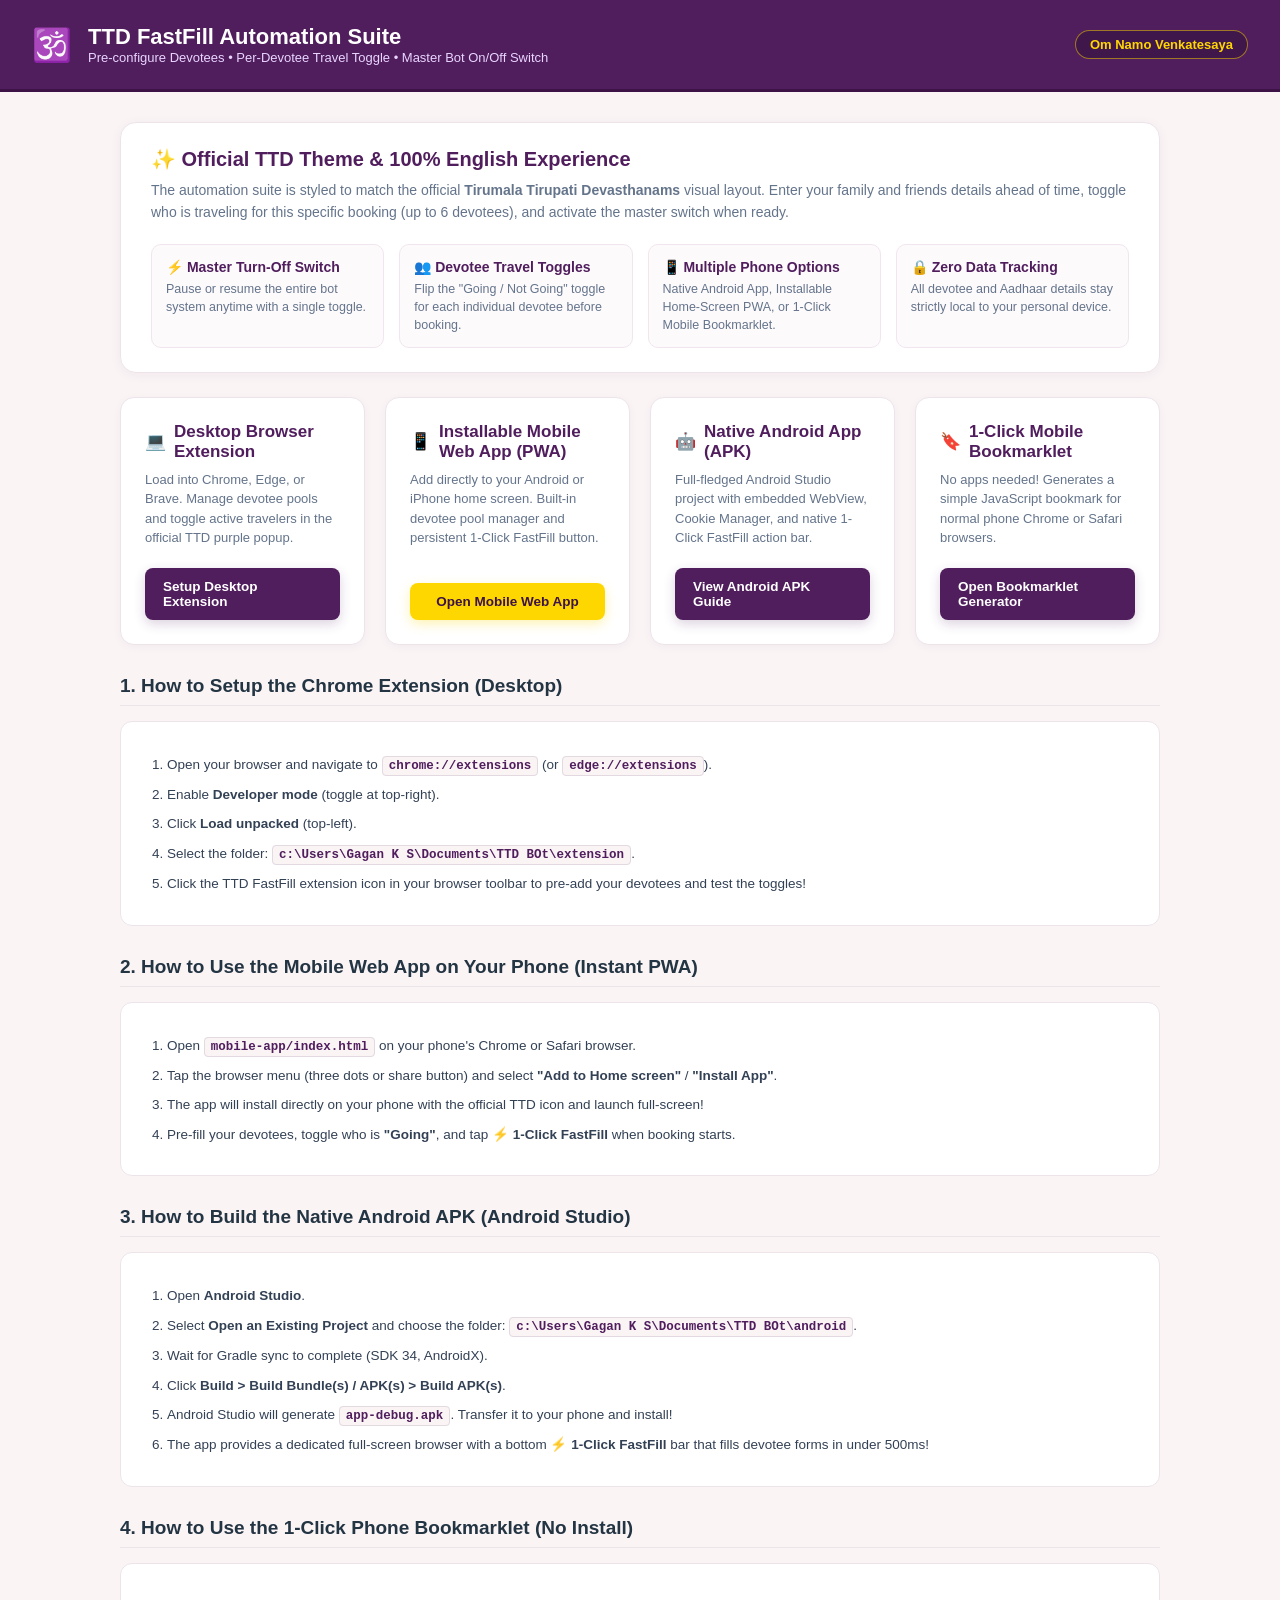
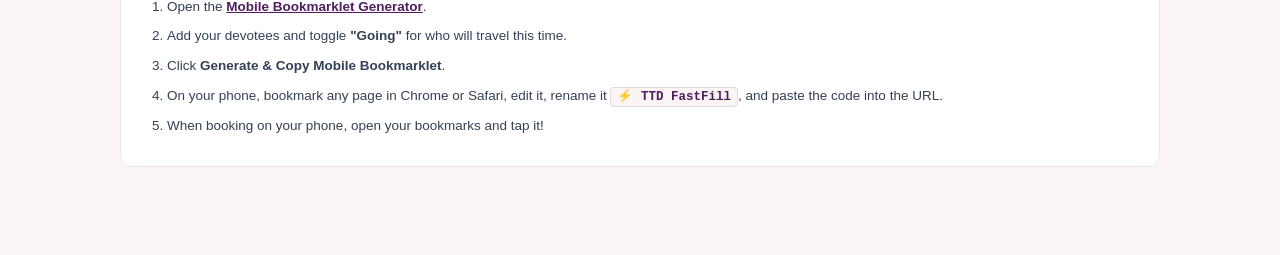
<file: index.html>
<!DOCTYPE html>
<html lang="en">
<head>
  <meta charset="UTF-8">
  <meta name="viewport" content="width=device-width, initial-scale=1.0">
  <title>TTD FastFill Automation Suite - Control Center</title>
  <style>
    * { box-sizing: border-box; margin: 0; padding: 0; }
    body {
      background: #faf4f5;
      color: #233443;
      font-family: -apple-system, BlinkMacSystemFont, "Segoe UI", Roboto, sans-serif;
      padding-bottom: 60px;
    }
    .ttd-top-header {
      background: #501d5d;
      color: #ffffff;
      padding: 24px 32px;
      display: flex;
      justify-content: space-between;
      align-items: center;
      border-bottom: 3px solid #3c1247;
    }
    .brand-flex {
      display: flex;
      align-items: center;
      gap: 16px;
    }
    .brand-titles h1 {
      font-size: 22px;
      font-weight: 700;
    }
    .brand-titles p {
      font-size: 13px;
      color: #e9d5ff;
    }
    .slogan-badge {
      background: rgba(0, 0, 0, 0.2);
      border: 1px solid rgba(255, 215, 0, 0.5);
      color: #ffd700;
      padding: 6px 14px;
      border-radius: 20px;
      font-size: 13px;
      font-weight: 700;
    }
    .container {
      max-width: 1080px;
      margin: 30px auto;
      padding: 0 20px;
    }
    .hero-card {
      background: #ffffff;
      border: 1px solid #ede4ea;
      border-radius: 16px;
      padding: 24px 30px;
      margin-bottom: 24px;
      box-shadow: 0 2px 12px rgba(80, 29, 93, 0.05);
    }
    .hero-card h2 {
      font-size: 20px;
      color: #501d5d;
      margin-bottom: 8px;
    }
    .hero-card p {
      font-size: 14px;
      color: #64748b;
      line-height: 1.6;
    }
    .features-list {
      display: grid;
      grid-template-columns: repeat(auto-fit, minmax(220px, 1fr));
      gap: 15px;
      margin-top: 20px;
    }
    .feature-item {
      background: #fdfafc;
      border: 1px solid #f1e6ef;
      border-radius: 10px;
      padding: 14px;
    }
    .feature-item b {
      display: block;
      color: #501d5d;
      font-size: 14px;
      margin-bottom: 4px;
    }
    .feature-item span {
      font-size: 12.5px;
      color: #64748b;
    }
    .grid-cards {
      display: grid;
      grid-template-columns: repeat(auto-fit, minmax(240px, 1fr));
      gap: 20px;
      margin-bottom: 30px;
    }
    .card {
      background: #ffffff;
      border: 1px solid #ede4ea;
      border-radius: 14px;
      padding: 24px;
      display: flex;
      flex-direction: column;
      justify-content: space-between;
      box-shadow: 0 2px 10px rgba(80, 29, 93, 0.04);
      transition: transform 0.2s, border-color 0.2s;
    }
    .card:hover {
      border-color: #501d5d;
      transform: translateY(-2px);
    }
    .card h3 {
      font-size: 17px;
      color: #501d5d;
      margin-bottom: 8px;
      display: flex;
      align-items: center;
      gap: 8px;
    }
    .card p {
      font-size: 13px;
      color: #64748b;
      line-height: 1.5;
      margin-bottom: 20px;
    }
    .btn {
      display: inline-flex;
      align-items: center;
      justify-content: center;
      gap: 8px;
      padding: 11px 18px;
      border-radius: 8px;
      font-weight: 700;
      font-size: 13.5px;
      text-decoration: none;
      cursor: pointer;
      border: none;
      transition: all 0.15s;
    }
    .btn-primary {
      background: #501d5d;
      color: #ffffff;
      box-shadow: 0 4px 12px rgba(80, 29, 93, 0.2);
    }
    .btn-primary:hover {
      background: #6a257c;
    }
    .btn-gold {
      background: #ffd700;
      color: #3c1247;
      box-shadow: 0 4px 12px rgba(255, 215, 0, 0.3);
    }
    .btn-gold:hover {
      background: #ffdf33;
    }
    .section-title {
      font-size: 19px;
      color: #233443;
      margin: 30px 0 15px;
      border-bottom: 1.5px solid #ede4ea;
      padding-bottom: 8px;
    }
    .instructions-box {
      background: #ffffff;
      border: 1px solid #ede4ea;
      border-radius: 12px;
      padding: 22px;
      margin-bottom: 20px;
      line-height: 1.6;
      font-size: 13.5px;
    }
    .instructions-box ol {
      margin-left: 24px;
      margin-top: 10px;
    }
    .instructions-box li {
      margin-bottom: 8px;
      color: #334155;
    }
    code {
      background: #faf4f5;
      border: 1px solid #e2d9e1;
      color: #501d5d;
      padding: 2px 6px;
      border-radius: 4px;
      font-family: monospace;
      font-size: 12.5px;
      font-weight: 600;
    }
  </style>
</head>
<body>

  <div class="ttd-top-header">
    <div class="brand-flex">
      <span style="font-size: 32px;">🕉️</span>
      <div class="brand-titles">
        <h1>TTD FastFill Automation Suite</h1>
        <p>Pre-configure Devotees • Per-Devotee Travel Toggle • Master Bot On/Off Switch</p>
      </div>
    </div>
    <div class="slogan-badge">
      Om Namo Venkatesaya
    </div>
  </div>

  <div class="container">
    <div class="hero-card">
      <h2>✨ Official TTD Theme & 100% English Experience</h2>
      <p>
        The automation suite is styled to match the official <b>Tirumala Tirupati Devasthanams</b> visual layout.
        Enter your family and friends details ahead of time, toggle who is traveling for this specific booking (up to 6 devotees), and activate the master switch when ready.
      </p>

      <div class="features-list">
        <div class="feature-item">
          <b>⚡ Master Turn-Off Switch</b>
          <span>Pause or resume the entire bot system anytime with a single toggle.</span>
        </div>
        <div class="feature-item">
          <b>👥 Devotee Travel Toggles</b>
          <span>Flip the "Going / Not Going" toggle for each individual devotee before booking.</span>
        </div>
        <div class="feature-item">
          <b>📱 Multiple Phone Options</b>
          <span>Native Android App, Installable Home-Screen PWA, or 1-Click Mobile Bookmarklet.</span>
        </div>
        <div class="feature-item">
          <b>🔒 Zero Data Tracking</b>
          <span>All devotee and Aadhaar details stay strictly local to your personal device.</span>
        </div>
      </div>
    </div>

    <div class="grid-cards">
      <!-- Card 1 -->
      <div class="card">
        <div>
          <h3><span>💻</span> Desktop Browser Extension</h3>
          <p>Load into Chrome, Edge, or Brave. Manage devotee pools and toggle active travelers in the official TTD purple popup.</p>
        </div>
        <a href="#setup-extension" class="btn btn-primary">Setup Desktop Extension</a>
      </div>

      <!-- Card 2 -->
      <div class="card">
        <div>
          <h3><span>📱</span> Installable Mobile Web App (PWA)</h3>
          <p>Add directly to your Android or iPhone home screen. Built-in devotee pool manager and persistent 1-Click FastFill button.</p>
        </div>
        <a href="mobile-app/index.html" class="btn btn-gold" target="_blank">Open Mobile Web App</a>
      </div>

      <!-- Card 3 -->
      <div class="card">
        <div>
          <h3><span>🤖</span> Native Android App (APK)</h3>
          <p>Full-fledged Android Studio project with embedded WebView, Cookie Manager, and native 1-Click FastFill action bar.</p>
        </div>
        <a href="#setup-android" class="btn btn-primary">View Android APK Guide</a>
      </div>

      <!-- Card 4 -->
      <div class="card">
        <div>
          <h3><span>🔖</span> 1-Click Mobile Bookmarklet</h3>
          <p>No apps needed! Generates a simple JavaScript bookmark for normal phone Chrome or Safari browsers.</p>
        </div>
        <a href="bookmarklet/generator.html" class="btn btn-primary" target="_blank">Open Bookmarklet Generator</a>
      </div>
    </div>

    <!-- Instructions -->
    <h2 class="section-title" id="setup-extension">1. How to Setup the Chrome Extension (Desktop)</h2>
    <div class="instructions-box">
      <ol>
        <li>Open your browser and navigate to <code>chrome://extensions</code> (or <code>edge://extensions</code>).</li>
        <li>Enable <b>Developer mode</b> (toggle at top-right).</li>
        <li>Click <b>Load unpacked</b> (top-left).</li>
        <li>Select the folder: <code>c:\Users\Gagan K S\Documents\TTD BOt\extension</code>.</li>
        <li>Click the TTD FastFill extension icon in your browser toolbar to pre-add your devotees and test the toggles!</li>
      </ol>
    </div>

    <h2 class="section-title" id="setup-pwa">2. How to Use the Mobile Web App on Your Phone (Instant PWA)</h2>
    <div class="instructions-box">
      <ol>
        <li>Open <code>mobile-app/index.html</code> on your phone's Chrome or Safari browser.</li>
        <li>Tap the browser menu (three dots or share button) and select <b>"Add to Home screen"</b> / <b>"Install App"</b>.</li>
        <li>The app will install directly on your phone with the official TTD icon and launch full-screen!</li>
        <li>Pre-fill your devotees, toggle who is <b>"Going"</b>, and tap <b>⚡ 1-Click FastFill</b> when booking starts.</li>
      </ol>
    </div>

    <h2 class="section-title" id="setup-android">3. How to Build the Native Android APK (Android Studio)</h2>
    <div class="instructions-box">
      <ol>
        <li>Open <b>Android Studio</b>.</li>
        <li>Select <b>Open an Existing Project</b> and choose the folder: <code>c:\Users\Gagan K S\Documents\TTD BOt\android</code>.</li>
        <li>Wait for Gradle sync to complete (SDK 34, AndroidX).</li>
        <li>Click <b>Build &gt; Build Bundle(s) / APK(s) &gt; Build APK(s)</b>.</li>
        <li>Android Studio will generate <code>app-debug.apk</code>. Transfer it to your phone and install!</li>
        <li>The app provides a dedicated full-screen browser with a bottom <b>⚡ 1-Click FastFill</b> bar that fills devotee forms in under 500ms!</li>
      </ol>
    </div>

    <h2 class="section-title">4. How to Use the 1-Click Phone Bookmarklet (No Install)</h2>
    <div class="instructions-box">
      <ol>
        <li>Open the <a href="bookmarklet/generator.html" target="_blank" style="color: #501d5d; font-weight: bold;">Mobile Bookmarklet Generator</a>.</li>
        <li>Add your devotees and toggle <b>"Going"</b> for who will travel this time.</li>
        <li>Click <b>Generate &amp; Copy Mobile Bookmarklet</b>.</li>
        <li>On your phone, bookmark any page in Chrome or Safari, edit it, rename it <code>⚡ TTD FastFill</code>, and paste the code into the URL.</li>
        <li>When booking on your phone, open your bookmarks and tap it!</li>
      </ol>
    </div>
  </div>

</body>
</html>
</file>
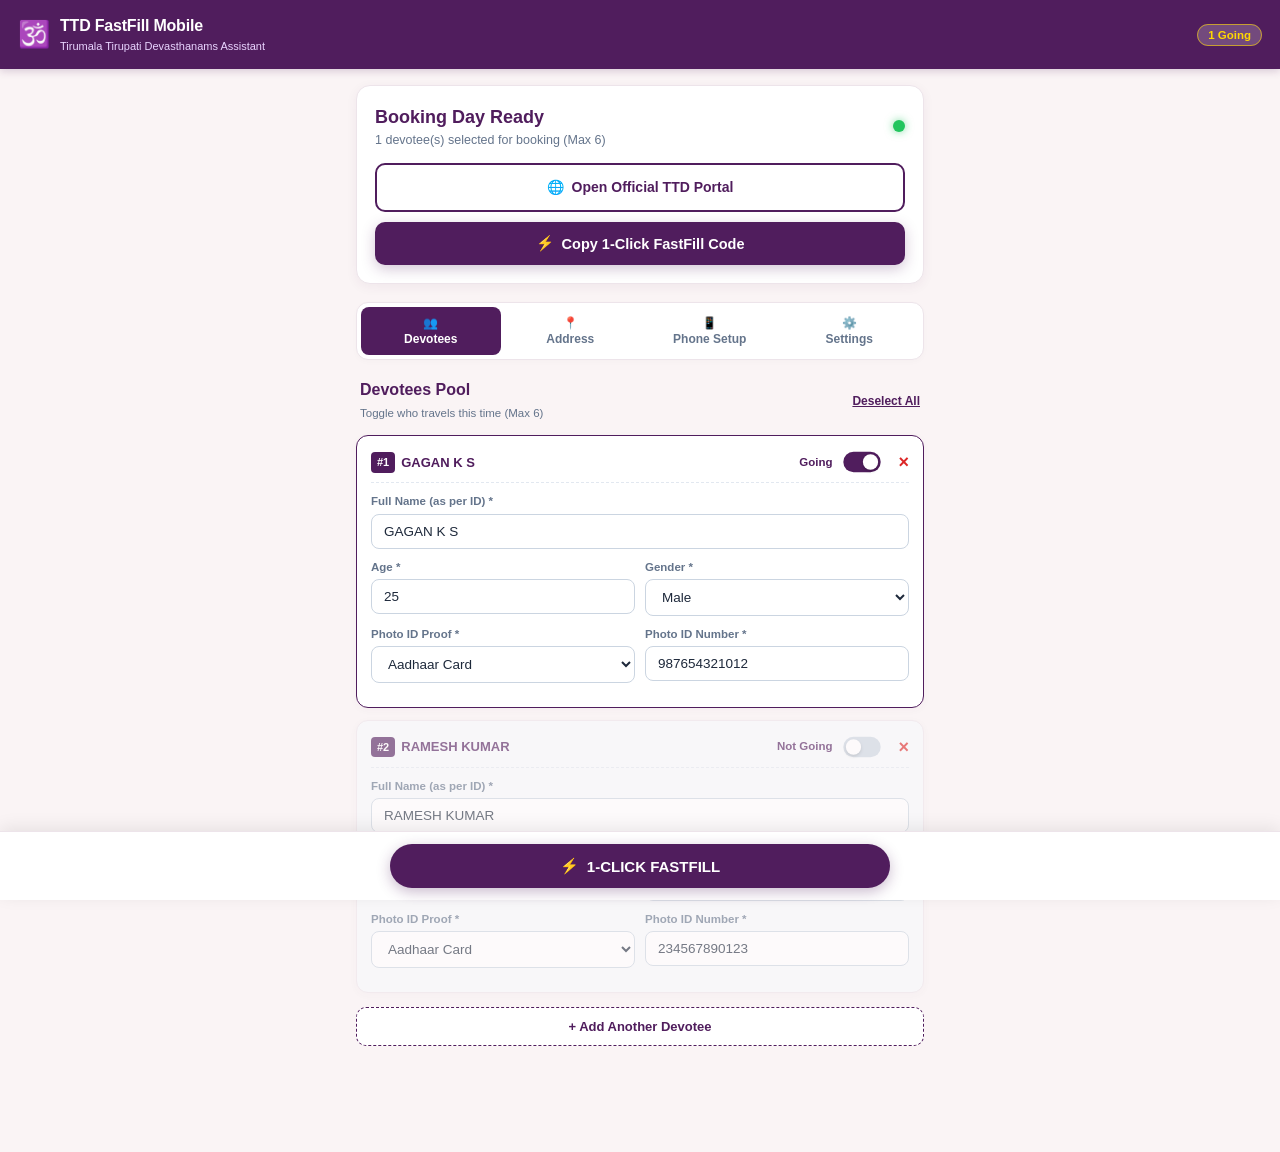
<file: mobile-app/index.html>
<!DOCTYPE html>
<html lang="en">
<head>
  <meta charset="UTF-8">
  <meta name="viewport" content="width=device-width, initial-scale=1.0, maximum-scale=1.0, user-scalable=no">
  <meta name="theme-color" content="#501d5d">
  <meta name="apple-mobile-web-app-capable" content="yes">
  <meta name="apple-mobile-web-app-status-bar-style" content="black-translucent">
  <meta name="apple-mobile-web-app-title" content="TTD FastFill">
  <title>TTD FastFill - Mobile Assistant</title>
  <style>
    * {
      box-sizing: border-box;
      margin: 0;
      padding: 0;
      -webkit-tap-highlight-color: transparent;
    }

    body {
      background: #faf4f5;
      color: #233443;
      font-family: -apple-system, BlinkMacSystemFont, "Segoe UI", Roboto, Helvetica, Arial, sans-serif;
      font-size: 14px;
      line-height: 1.5;
      padding-bottom: 90px;
    }

    /* App Bar */
    .mobile-appbar {
      background: #501d5d;
      color: #ffffff;
      padding: 14px 18px;
      display: flex;
      justify-content: space-between;
      align-items: center;
      position: sticky;
      top: 0;
      z-index: 100;
      box-shadow: 0 2px 8px rgba(80, 29, 93, 0.2);
    }

    .brand-left {
      display: flex;
      align-items: center;
      gap: 10px;
    }

    .om-badge {
      font-size: 26px;
    }

    .title-wrap h1 {
      font-size: 16px;
      font-weight: 700;
      letter-spacing: -0.2px;
    }

    .title-wrap small {
      font-size: 11px;
      color: #e9d5ff;
      display: block;
    }

    .quota-pill {
      background: rgba(255, 255, 255, 0.2);
      border: 1px solid rgba(255, 215, 0, 0.6);
      color: #ffd700;
      font-size: 11.5px;
      font-weight: 700;
      padding: 4px 10px;
      border-radius: 14px;
    }

    /* Main Content */
    .app-main {
      padding: 16px;
      max-width: 600px;
      margin: 0 auto;
    }

    /* Hero Launch Card */
    .launch-hero-card {
      background: #ffffff;
      border: 1.5px solid #ede4ea;
      border-radius: 14px;
      padding: 18px;
      margin-bottom: 18px;
      box-shadow: 0 3px 12px rgba(80, 29, 93, 0.06);
    }

    .hero-top {
      display: flex;
      justify-content: space-between;
      align-items: center;
      margin-bottom: 14px;
    }

    .hero-top h2 {
      font-size: 18px;
      color: #501d5d;
      font-weight: 800;
    }

    .hero-top p {
      font-size: 12.5px;
      color: #64748b;
    }

    .live-dot {
      width: 12px;
      height: 12px;
      border-radius: 50%;
      background: #22c55e;
      box-shadow: 0 0 8px rgba(34, 197, 94, 0.6);
    }

    .hero-actions {
      display: flex;
      flex-direction: column;
      gap: 10px;
    }

    .btn-hero-launch {
      background: #ffffff;
      color: #501d5d;
      border: 2px solid #501d5d;
      padding: 12px;
      border-radius: 10px;
      font-weight: 700;
      font-size: 14px;
      text-decoration: none;
      display: flex;
      align-items: center;
      justify-content: center;
      gap: 8px;
      transition: all 0.15s;
    }

    .btn-hero-copy {
      background: #501d5d;
      color: #ffffff;
      border: none;
      padding: 13px;
      border-radius: 10px;
      font-weight: 800;
      font-size: 14.5px;
      cursor: pointer;
      display: flex;
      align-items: center;
      justify-content: center;
      gap: 8px;
      box-shadow: 0 4px 14px rgba(80, 29, 93, 0.25);
      transition: all 0.15s;
    }

    .btn-hero-copy:active {
      transform: scale(0.98);
    }

    .banner-success {
      background: #dcfce7;
      border: 1px solid #86efac;
      color: #166534;
      padding: 10px;
      border-radius: 8px;
      font-size: 12px;
      font-weight: 600;
      margin-top: 10px;
    }

    /* Tabs */
    .app-tabs {
      display: flex;
      background: #ffffff;
      border: 1px solid #ede4ea;
      border-radius: 12px;
      padding: 4px;
      margin-bottom: 18px;
      box-shadow: 0 2px 6px rgba(0, 0, 0, 0.02);
    }

    .tab-item {
      flex: 1;
      padding: 9px 4px;
      background: transparent;
      border: none;
      border-radius: 8px;
      font-size: 12px;
      font-weight: 600;
      color: #64748b;
      cursor: pointer;
      display: flex;
      flex-direction: column;
      align-items: center;
      gap: 2px;
      transition: all 0.15s;
    }

    .tab-item.active {
      background: #501d5d;
      color: #ffffff;
      font-weight: 700;
    }

    /* View Panels */
    .view-panel {
      display: none;
    }

    .view-panel.active {
      display: block;
    }

    .panel-header-row {
      display: flex;
      justify-content: space-between;
      align-items: center;
      margin-bottom: 12px;
      padding: 0 4px;
    }

    .panel-header-row h3 {
      font-size: 16px;
      color: #501d5d;
      font-weight: 700;
    }

    .panel-header-row small {
      color: #64748b;
      font-size: 11.5px;
    }

    .btn-text-action {
      background: transparent;
      border: none;
      color: #501d5d;
      font-weight: 700;
      font-size: 12px;
      cursor: pointer;
      text-decoration: underline;
    }

    /* Devotee Cards */
    .devotee-card-list {
      display: flex;
      flex-direction: column;
      gap: 12px;
      margin-bottom: 14px;
    }

    .m-devotee-card {
      background: #ffffff;
      border: 1.5px solid #ede4ea;
      border-radius: 12px;
      padding: 14px;
      box-shadow: 0 2px 8px rgba(80, 29, 93, 0.03);
      transition: all 0.2s;
    }

    .m-devotee-card.active-traveler {
      border-color: #501d5d;
    }

    .m-devotee-card.inactive-traveler {
      opacity: 0.6;
      background: #f8fafc;
    }

    .card-top-row {
      display: flex;
      justify-content: space-between;
      align-items: center;
      margin-bottom: 10px;
      padding-bottom: 8px;
      border-bottom: 1px dashed #e2e8f0;
    }

    .d-label-badge {
      font-size: 13px;
      font-weight: 700;
      color: #501d5d;
      display: flex;
      align-items: center;
      gap: 6px;
    }

    .d-num {
      background: #501d5d;
      color: #ffffff;
      padding: 2px 6px;
      border-radius: 4px;
      font-size: 11px;
    }

    .toggle-group {
      display: flex;
      align-items: center;
      gap: 8px;
    }

    .toggle-text {
      font-size: 11.5px;
      font-weight: 700;
      color: #501d5d;
    }

    .btn-del-d {
      background: transparent;
      border: none;
      color: #dc2626;
      font-size: 18px;
      font-weight: bold;
      cursor: pointer;
      padding-left: 6px;
    }

    /* Switch */
    .switch {
      position: relative;
      display: inline-block;
      width: 44px;
      height: 24px;
    }

    .switch input { opacity: 0; width: 0; height: 0; }
    .slider {
      position: absolute; cursor: pointer;
      top: 0; left: 0; right: 0; bottom: 0;
      background-color: #cbd5e1;
      transition: 0.2s;
    }

    .slider:before {
      position: absolute; content: "";
      height: 18px; width: 18px;
      left: 3px; bottom: 3px;
      background-color: white;
      transition: 0.2s;
      box-shadow: 0 2px 4px rgba(0,0,0,0.2);
    }

    input:checked + .slider { background-color: #501d5d; }
    input:checked + .slider:before { transform: translateX(20px); }
    .slider.round { border-radius: 24px; }
    .slider.round:before { border-radius: 50%; }

    /* Form inputs */
    .input-field {
      margin-bottom: 10px;
    }

    .input-field label {
      display: block;
      font-size: 11.5px;
      font-weight: 600;
      color: #64748b;
      margin-bottom: 3px;
    }

    .input-field input,
    .input-field select {
      width: 100%;
      background: #ffffff;
      border: 1px solid #cbd5e1;
      color: #1e293b;
      padding: 9px 12px;
      border-radius: 8px;
      font-size: 13.5px;
      outline: none;
      transition: border-color 0.15s;
    }

    .input-field input:focus,
    .input-field select:focus {
      border-color: #501d5d;
    }

    .grid-2-col {
      display: grid;
      grid-template-columns: 1fr 1fr;
      gap: 10px;
    }

    .btn-add-devotee {
      width: 100%;
      background: #ffffff;
      color: #501d5d;
      border: 1.5px dashed #501d5d;
      padding: 11px;
      border-radius: 10px;
      font-weight: 700;
      font-size: 13px;
      cursor: pointer;
    }

    .card-box {
      background: #ffffff;
      border: 1px solid #ede4ea;
      border-radius: 14px;
      padding: 16px;
      box-shadow: 0 2px 8px rgba(80, 29, 93, 0.03);
    }

    .btn-primary-block {
      width: 100%;
      background: #501d5d;
      color: #ffffff;
      border: none;
      padding: 12px;
      border-radius: 10px;
      font-weight: 700;
      font-size: 14px;
      cursor: pointer;
      margin-top: 10px;
    }

    /* Setup steps */
    .setup-card h3 {
      font-size: 16px;
      color: #501d5d;
      margin-bottom: 4px;
    }

    .setup-card p {
      font-size: 12.5px;
      color: #64748b;
      margin-bottom: 14px;
    }

    .step-badge-row {
      display: flex;
      gap: 12px;
      margin-bottom: 14px;
      align-items: flex-start;
    }

    .step-num {
      background: #501d5d;
      color: #ffffff;
      width: 26px;
      height: 26px;
      border-radius: 50%;
      display: flex;
      align-items: center;
      justify-content: center;
      font-weight: 800;
      font-size: 12px;
      flex-shrink: 0;
    }

    .step-badge-row b {
      display: block;
      font-size: 13.5px;
      color: #1e293b;
      margin-bottom: 2px;
    }

    .step-badge-row p {
      font-size: 12px;
      color: #64748b;
      line-height: 1.4;
      margin-bottom: 0;
    }

    .switch-row {
      display: flex;
      justify-content: space-between;
      align-items: center;
      padding: 12px 0;
      border-bottom: 1px solid #f1e9f0;
    }

    .switch-row:last-child {
      border-bottom: none;
    }

    .switch-row b {
      display: block;
      font-size: 13.5px;
      color: #1e293b;
    }

    .switch-row small {
      font-size: 11.5px;
      color: #64748b;
    }

    /* Sticky Bottom Bar */
    .bottom-action-bar {
      position: fixed;
      bottom: 0;
      left: 0;
      right: 0;
      background: #ffffff;
      border-top: 1.5px solid #ede4ea;
      padding: 12px 18px;
      display: flex;
      justify-content: center;
      box-shadow: 0 -4px 16px rgba(0, 0, 0, 0.08);
      z-index: 100;
    }

    .btn-bar-fastfill {
      width: 100%;
      max-width: 500px;
      background: #501d5d;
      color: #ffffff;
      border: none;
      padding: 13px;
      border-radius: 28px;
      font-weight: 800;
      font-size: 15px;
      cursor: pointer;
      display: flex;
      align-items: center;
      justify-content: center;
      gap: 8px;
      box-shadow: 0 4px 14px rgba(80, 29, 93, 0.3);
      transition: all 0.15s;
    }

    .btn-bar-fastfill:active {
      transform: scale(0.98);
    }
  </style>
</head>
<body>

  <!-- Top App Bar -->
  <header class="mobile-appbar">
    <div class="brand-left">
      <span class="om-badge">🕉️</span>
      <div class="title-wrap">
        <h1>TTD FastFill Mobile</h1>
        <small>Tirumala Tirupati Devasthanams Assistant</small>
      </div>
    </div>
    <div class="header-right">
      <span class="quota-pill" id="header-quota-pill">1 Going</span>
    </div>
  </header>

  <!-- Main View Container -->
  <main class="app-main">

    <!-- Hero Card: 1-Click Launch -->
    <section class="launch-hero-card">
      <div class="hero-top">
        <div>
          <h2>Booking Day Ready</h2>
          <p id="hero-subtext">1 devotee selected for booking</p>
        </div>
        <div class="live-dot" title="Ready"></div>
      </div>

      <div class="hero-actions">
        <a href="https://ttdevasthanams.ap.gov.in" target="_blank" class="btn-hero-launch" id="btn-open-ttd">
          <span>🌐</span> <span>Open Official TTD Portal</span>
        </a>
        <button class="btn-hero-copy" id="btn-copy-fastfill">
          <span>⚡</span> <span>Copy 1-Click FastFill Code</span>
        </button>
      </div>

      <div id="copy-success-banner" class="banner-success" style="display:none;">
        ✅ FastFill Code Copied! Tap your browser bookmark on TTD to fill instantly.
      </div>
    </section>

    <!-- Navigation Tabs -->
    <nav class="app-tabs">
      <button class="tab-item active" data-view="devotees">
        <span>👥</span> Devotees
      </button>
      <button class="tab-item" data-view="address">
        <span>📍</span> Address
      </button>
      <button class="tab-item" data-view="setup">
        <span>📱</span> Phone Setup
      </button>
      <button class="tab-item" data-view="settings">
        <span>⚙️</span> Settings
      </button>
    </nav>

    <!-- VIEW 1: DEVOTEES -->
    <section class="view-panel active" id="view-devotees">
      <div class="panel-header-row">
        <div>
          <h3>Devotees Pool</h3>
          <small>Toggle who travels this time (Max 6)</small>
        </div>
        <button class="btn-text-action" id="btn-select-all-mobile">Select All</button>
      </div>

      <div class="devotee-card-list" id="mobile-devotees-list">
        <!-- Rendered dynamically from LocalStorage -->
      </div>

      <button class="btn-add-devotee" id="btn-add-devotee-mobile">
        + Add Another Devotee
      </button>
    </section>

    <!-- VIEW 2: ADDRESS & CONTACT -->
    <section class="view-panel" id="view-address">
      <div class="panel-header-row">
        <div>
          <h3>Contact & Address</h3>
          <small>Auto-filled on TTD booking form</small>
        </div>
      </div>

      <div class="card-box">
        <div class="input-field">
          <label>Email ID *</label>
          <input type="email" id="mob-email" placeholder="gagan@example.com">
        </div>

        <div class="grid-2-col">
          <div class="input-field">
            <label>City *</label>
            <input type="text" id="mob-city" placeholder="Bengaluru">
          </div>
          <div class="input-field">
            <label>State *</label>
            <input type="text" id="mob-state" placeholder="Karnataka">
          </div>
        </div>

        <div class="grid-2-col">
          <div class="input-field">
            <label>Country *</label>
            <input type="text" id="mob-country" value="India">
          </div>
          <div class="input-field">
            <label>Pincode *</label>
            <input type="text" maxlength="6" id="mob-pincode" placeholder="560001">
          </div>
        </div>

        <button class="btn-primary-block" id="btn-save-address">💾 Save Address Details</button>
      </div>
    </section>

    <!-- VIEW 3: PHONE SETUP GUIDE -->
    <section class="view-panel" id="view-setup">
      <div class="card-box setup-card">
        <h3>⚡ 30-Second Mobile Setup</h3>
        <p>How to use this app on your phone with zero apps required:</p>

        <div class="step-badge-row">
          <span class="step-num">1</span>
          <div>
            <b>Add to Home Screen (PWA)</b>
            <p>Tap your browser's menu (3 dots or share icon) and select <b>"Add to Home screen"</b>. This app will sit on your phone screen with an app icon!</p>
          </div>
        </div>

        <div class="step-badge-row">
          <span class="step-num">2</span>
          <div>
            <b>Create Your FastFill Bookmark</b>
            <p>Bookmark any page in Chrome/Safari, edit it, name it <code>⚡ TTD FastFill</code>, and paste the code from the <b>Copy FastFill</b> button above.</p>
          </div>
        </div>

        <div class="step-badge-row">
          <span class="step-num">3</span>
          <div>
            <b>Book in 0.2 Seconds</b>
            <p>On booking day, open TTD. When you reach the pilgrim details screen, tap your bookmark and all devotees and address fill automatically!</p>
          </div>
        </div>
      </div>
    </section>

    <!-- VIEW 4: SETTINGS -->
    <section class="view-panel" id="view-settings">
      <div class="card-box">
        <div class="switch-row">
          <div>
            <b>Auto-Accept Declarations</b>
            <small>Automatically checks TTD rules & regulations</small>
          </div>
          <label class="switch">
            <input type="checkbox" id="set-mob-terms" checked>
            <span class="slider round"></span>
          </label>
        </div>

        <div class="switch-row">
          <div>
            <b>Sound & Speech Alerts</b>
            <small>Audio chime and voice announcement upon filling</small>
          </div>
          <label class="switch">
            <input type="checkbox" id="set-mob-audio" checked>
            <span class="slider round"></span>
          </label>
        </div>

        <div class="switch-row">
          <div>
            <b>Auto-Advance to Payment</b>
            <small>Automatically clicks Continue to reach payment</small>
          </div>
          <label class="switch">
            <input type="checkbox" id="set-mob-continue" checked>
            <span class="slider round"></span>
          </label>
        </div>
      </div>
    </section>

  </main>

  <!-- Sticky Bottom Quick Action Toolbar -->
  <footer class="bottom-action-bar">
    <button class="btn-bar-fastfill" id="btn-bottom-fastfill">
      <span>⚡</span> <span>1-CLICK FASTFILL</span>
    </button>
  </footer>

  <script>
    document.addEventListener('DOMContentLoaded', () => {
      // DOM Elements
      const tabItems = document.querySelectorAll('.tab-item');
      const viewPanels = document.querySelectorAll('.view-panel');
      const devoteesListEl = document.getElementById('mobile-devotees-list');
      const quotaPill = document.getElementById('header-quota-pill');
      const heroSubtext = document.getElementById('hero-subtext');
      const btnSelectAll = document.getElementById('btn-select-all-mobile');
      const btnAddDevotee = document.getElementById('btn-add-devotee-mobile');
      const btnCopyFastFill = document.getElementById('btn-copy-fastfill');
      const btnBottomFastFill = document.getElementById('btn-bottom-fastfill');
      const copySuccessBanner = document.getElementById('copy-success-banner');
      const btnSaveAddress = document.getElementById('btn-save-address');

      // Address Inputs
      const emailInput = document.getElementById('mob-email');
      const cityInput = document.getElementById('mob-city');
      const stateInput = document.getElementById('mob-state');
      const countryInput = document.getElementById('mob-country');
      const pincodeInput = document.getElementById('mob-pincode');

      // Settings Toggles
      const setTerms = document.getElementById('set-mob-terms');
      const setAudio = document.getElementById('set-mob-audio');
      const setContinue = document.getElementById('set-mob-continue');

      // State initialization from LocalStorage
      let state = {
        devotees: JSON.parse(localStorage.getItem('ttd_mobile_devotees')) || [
          { name: 'GAGAN K S', age: '25', gender: 'Male', idType: 'Aadhaar Card', idNumber: '987654321012', active: true },
          { name: 'RAMESH KUMAR', age: '48', gender: 'Male', idType: 'Aadhaar Card', idNumber: '234567890123', active: false }
        ],
        address: JSON.parse(localStorage.getItem('ttd_mobile_address')) || {
          email: 'gagan@example.com',
          city: 'Bengaluru',
          state: 'Karnataka',
          country: 'India',
          pincode: '560001'
        },
        settings: JSON.parse(localStorage.getItem('ttd_mobile_settings')) || {
          terms: true,
          audio: true,
          autoContinue: true
        }
      };

      // Populate address inputs
      emailInput.value = state.address.email || '';
      cityInput.value = state.address.city || '';
      stateInput.value = state.address.state || '';
      countryInput.value = state.address.country || 'India';
      pincodeInput.value = state.address.pincode || '';

      setTerms.checked = state.settings.terms !== false;
      setAudio.checked = state.settings.audio !== false;
      setContinue.checked = state.settings.autoContinue !== false;

      // Tab Navigation
      tabItems.forEach(tab => {
        tab.addEventListener('click', () => {
          tabItems.forEach(t => t.classList.remove('active'));
          viewPanels.forEach(p => p.classList.remove('active'));
          tab.classList.add('active');
          const targetView = document.getElementById(`view-${tab.dataset.view}`);
          if (targetView) targetView.classList.add('active');
        });
      });

      // Save State
      function saveState() {
        localStorage.setItem('ttd_mobile_devotees', JSON.stringify(state.devotees));
        localStorage.setItem('ttd_mobile_address', JSON.stringify(state.address));
        localStorage.setItem('ttd_mobile_settings', JSON.stringify(state.settings));
        updateQuotaUI();
      }

      // Update Quota Badges
      function updateQuotaUI() {
        const activeCount = state.devotees.filter(d => d.active !== false).length;
        quotaPill.textContent = `${activeCount} Going`;
        heroSubtext.textContent = `${activeCount} devotee(s) selected for booking (Max 6)`;
        btnSelectAll.textContent = activeCount > 0 ? 'Deselect All' : (state.devotees.length > 6 ? 'Select First 6' : 'Select All');
        btnAddDevotee.disabled = false;
      }

      // Render Devotees Cards
      function renderDevotees() {
        devoteesListEl.innerHTML = '';

        state.devotees.forEach((d, idx) => {
          const isGoing = d.active !== false;
          const card = document.createElement('div');
          card.className = `m-devotee-card ${isGoing ? 'active-traveler' : 'inactive-traveler'}`;
          card.innerHTML = `
            <div class="card-top-row">
              <div class="d-label-badge">
                <span class="d-num">#${idx + 1}</span>
                <span>${d.name || 'Devotee ' + (idx + 1)}</span>
              </div>

              <div class="toggle-group">
                <span class="toggle-text">${isGoing ? 'Going' : 'Not Going'}</span>
                <label class="switch" style="transform: scale(0.85);">
                  <input type="checkbox" class="chk-travel" data-idx="${idx}" ${isGoing ? 'checked' : ''}>
                  <span class="slider round"></span>
                </label>
                ${state.devotees.length > 1 ? `<button class="btn-del-d" data-idx="${idx}">×</button>` : ''}
              </div>
            </div>

            <div class="input-field">
              <label>Full Name (as per ID) *</label>
              <input type="text" class="in-name" data-idx="${idx}" value="${d.name || ''}" placeholder="NAME AS PER AADHAAR">
            </div>

            <div class="grid-2-col">
              <div class="input-field">
                <label>Age *</label>
                <input type="number" class="in-age" data-idx="${idx}" value="${d.age || ''}" placeholder="38" maxlength="3">
              </div>
              <div class="input-field">
                <label>Gender *</label>
                <select class="in-gender" data-idx="${idx}">
                  <option value="Male" ${d.gender === 'Male' ? 'selected' : ''}>Male</option>
                  <option value="Female" ${d.gender === 'Female' ? 'selected' : ''}>Female</option>
                  <option value="Transgender" ${d.gender === 'Transgender' ? 'selected' : ''}>Transgender</option>
                </select>
              </div>
            </div>

            <div class="grid-2-col">
              <div class="input-field">
                <label>Photo ID Proof *</label>
                <select class="in-idtype" data-idx="${idx}">
                  <option value="Aadhaar Card" ${d.idType === 'Aadhaar Card' ? 'selected' : ''}>Aadhaar Card</option>
                  <option value="Voter ID" ${d.idType === 'Voter ID' ? 'selected' : ''}>Voter ID</option>
                  <option value="Passport" ${d.idType === 'Passport' ? 'selected' : ''}>Passport</option>
                </select>
              </div>
              <div class="input-field">
                <label>Photo ID Number *</label>
                <input type="${d.idType === 'Aadhaar Card' ? 'number' : 'text'}" class="in-idnum" data-idx="${idx}" value="${d.idNumber || ''}" maxlength="${d.idType === 'Aadhaar Card' ? 12 : 20}" placeholder="${d.idType === 'Aadhaar Card' ? '12-digit Aadhaar Number' : 'ID Proof Number'}">
              </div>
            </div>
          `;
          devoteesListEl.appendChild(card);
        });

        // Wire input changes
        document.querySelectorAll('.in-name').forEach(el => {
          el.addEventListener('input', (e) => {
            state.devotees[e.target.dataset.idx].name = e.target.value.toUpperCase();
            saveState();
          });
        });
        document.querySelectorAll('.in-age').forEach(el => {
          el.addEventListener('input', (e) => {
            state.devotees[e.target.dataset.idx].age = e.target.value;
            saveState();
          });
        });
        document.querySelectorAll('.in-gender').forEach(el => {
          el.addEventListener('change', (e) => {
            state.devotees[e.target.dataset.idx].gender = e.target.value;
            saveState();
          });
        });
        document.querySelectorAll('.in-idtype').forEach(el => {
          el.addEventListener('change', (e) => {
            const idx = e.target.dataset.idx;
            const newType = e.target.value;
            state.devotees[idx].idType = newType;
            if (newType === 'Aadhaar Card' && state.devotees[idx].idNumber.length > 12) {
              state.devotees[idx].idNumber = state.devotees[idx].idNumber.replace(/\D/g, '').slice(0, 12);
            }
            saveState();
            renderDevotees();
          });
        });
        document.querySelectorAll('.in-idnum').forEach(el => {
          el.addEventListener('input', (e) => {
            const idx = e.target.dataset.idx;
            let val = e.target.value;
            if (state.devotees[idx].idType === 'Aadhaar Card') {
              val = val.replace(/\D/g, '').slice(0, 12);
              e.target.value = val;
            }
            state.devotees[idx].idNumber = val.trim();
            saveState();
          });
        });

        // Wire Toggles
        document.querySelectorAll('.chk-travel').forEach(el => {
          el.addEventListener('change', (e) => {
            const idx = parseInt(e.target.dataset.idx, 10);
            const goingCount = state.devotees.filter(d => d.active !== false).length;

            if (e.target.checked && goingCount >= 6) {
              alert('⚠️ TTD allows a maximum of 6 tickets per booking. You cannot select more than 6 devotees at once.');
              e.target.checked = false;
              return;
            }

            state.devotees[idx].active = e.target.checked;
            saveState();
            renderDevotees();
          });
        });

        // Wire Delete
        document.querySelectorAll('.btn-del-d').forEach(el => {
          el.addEventListener('click', (e) => {
            const idx = parseInt(e.target.dataset.idx, 10);
            state.devotees.splice(idx, 1);
            saveState();
            renderDevotees();
          });
        });

        updateQuotaUI();
      }

      // Select / Deselect All
      btnSelectAll.addEventListener('click', () => {
        const currentActive = state.devotees.filter(d => d.active !== false).length;
        if (currentActive > 0) {
          state.devotees.forEach(d => { d.active = false; });
        } else {
          let count = 0;
          state.devotees.forEach(d => {
            if (count < 6) {
              d.active = true;
              count++;
            } else {
              d.active = false;
            }
          });
        }
        saveState();
        renderDevotees();
      });

      // Add Devotee (Unlimited pool supported)
      btnAddDevotee.addEventListener('click', () => {
        const activeCount = state.devotees.filter(d => d.active !== false).length;
        state.devotees.push({
          name: '',
          age: '',
          gender: 'Male',
          idType: 'Aadhaar Card',
          idNumber: '',
          active: activeCount < 6
        });
        saveState();
        renderDevotees();
      });

      // Save Address Button
      btnSaveAddress.addEventListener('click', () => {
        state.address.email = emailInput.value.trim();
        state.address.city = cityInput.value.trim();
        state.address.state = stateInput.value.trim();
        state.address.country = countryInput.value.trim();
        state.address.pincode = pincodeInput.value.trim();
        saveState();
        alert('✅ Address details saved successfully!');
      });

      // Settings change listeners
      setTerms.addEventListener('change', () => { state.settings.terms = setTerms.checked; saveState(); });
      setAudio.addEventListener('change', () => { state.settings.audio = setAudio.checked; saveState(); });
      setContinue.addEventListener('change', () => { state.settings.autoContinue = setContinue.checked; saveState(); });

      // Generate Bookmarklet Code
      function getBookmarkletCode() {
        const activeDevotees = state.devotees.filter(d => d.active !== false);
        if (activeDevotees.length === 0) {
          alert('⚠️ No devotees are toggled "Going". Please select at least 1 devotee.');
          return null;
        }

        const payload = {
          pilgrims: activeDevotees,
          general: state.address,
          options: state.settings
        };

        return `javascript:(async function(){
const data=${JSON.stringify(payload)};
function setVal(el,v){
  if(!el)return;
  el.focus();
  const s=Object.getOwnPropertyDescriptor(HTMLInputElement.prototype,'value')?.set;
  if(s){s.call(el,v);}else{el.value=v;}
  el.dispatchEvent(new Event('input',{bubbles:true}));
  el.dispatchEvent(new Event('change',{bubbles:true}));
  el.dispatchEvent(new Event('blur',{bubbles:true}));
}
function sleep(ms){return new Promise(r=>setTimeout(r,ms));}
console.log('⚡ TTD Mobile FastFill executing...');
const names=document.querySelectorAll('input[name="fname"]');
const ages=document.querySelectorAll('input[name="age"]');
const genders=document.querySelectorAll('input[name="gender"]');
const idTypes=document.querySelectorAll('input[name="photoIdType"]');
for(let i=0;i<data.pilgrims.length;i++){
  const p=data.pilgrims[i];
  if(names[i])setVal(names[i],p.name);
  if(ages[i])setVal(ages[i],p.age);
  if(genders[i]){
    genders[i].click();
    await sleep(90);
    const m=Array.from(document.querySelectorAll('li, div[role="option"]')).find(li=>(li.innerText||'').trim().toLowerCase()===p.gender.toLowerCase());
    if(m)m.click();
    await sleep(80);
  }
  if(idTypes[i]){
    idTypes[i].click();
    await sleep(90);
    const id=Array.from(document.querySelectorAll('li, div[role="option"]')).find(li=>(li.innerText||'').toLowerCase().includes(p.idType.toLowerCase().slice(0,4)));
    if(id)id.click();
    await sleep(100);
  }
  const idNums=document.querySelectorAll('input[name="idProofNumber"]');
  if(idNums[i])setVal(idNums[i],p.idNumber);
}
if(data.general){
  setVal(document.querySelector('input[name="emailId"]'),data.general.email);
  setVal(document.querySelector('input[name="city"]'),data.general.city);
  setVal(document.querySelector('input[name="state"]'),data.general.state);
  setVal(document.querySelector('input[name="country"]'),data.general.country||'India');
  setVal(document.querySelector('input[name="pincode"]'),data.general.pincode);
}
if(data.options.terms!==false){
  document.querySelectorAll('input[type="checkbox"]').forEach(c=>{if(!c.checked)c.click();});
}
if(data.options.autoContinue!==false){
  await sleep(150);
  const btn=Array.from(document.querySelectorAll('button')).find(b=>(b.innerText||'').toLowerCase().includes('continue'));
  if(btn&&!btn.disabled)btn.click();
}
alert('✅ [TTD FastFill] Filled '+data.pilgrims.length+' Devotee(s) & Address!');
})();`.replace(/\n/g, ' ');
      }

      // FastFill Copy Handler
      async function handleFastFillCopy() {
        const code = getBookmarkletCode();
        if (!code) return;

        try {
          await navigator.clipboard.writeText(code);
          copySuccessBanner.style.display = 'block';
          setTimeout(() => { copySuccessBanner.style.display = 'none'; }, 4000);
        } catch (e) {
          prompt('Copy this code to create your mobile bookmark:', code);
        }
      }

      btnCopyFastFill.addEventListener('click', handleFastFillCopy);
      btnBottomFastFill.addEventListener('click', handleFastFillCopy);

      // Initial render
      renderDevotees();
    });
  </script>
</body>
</html>
</file>
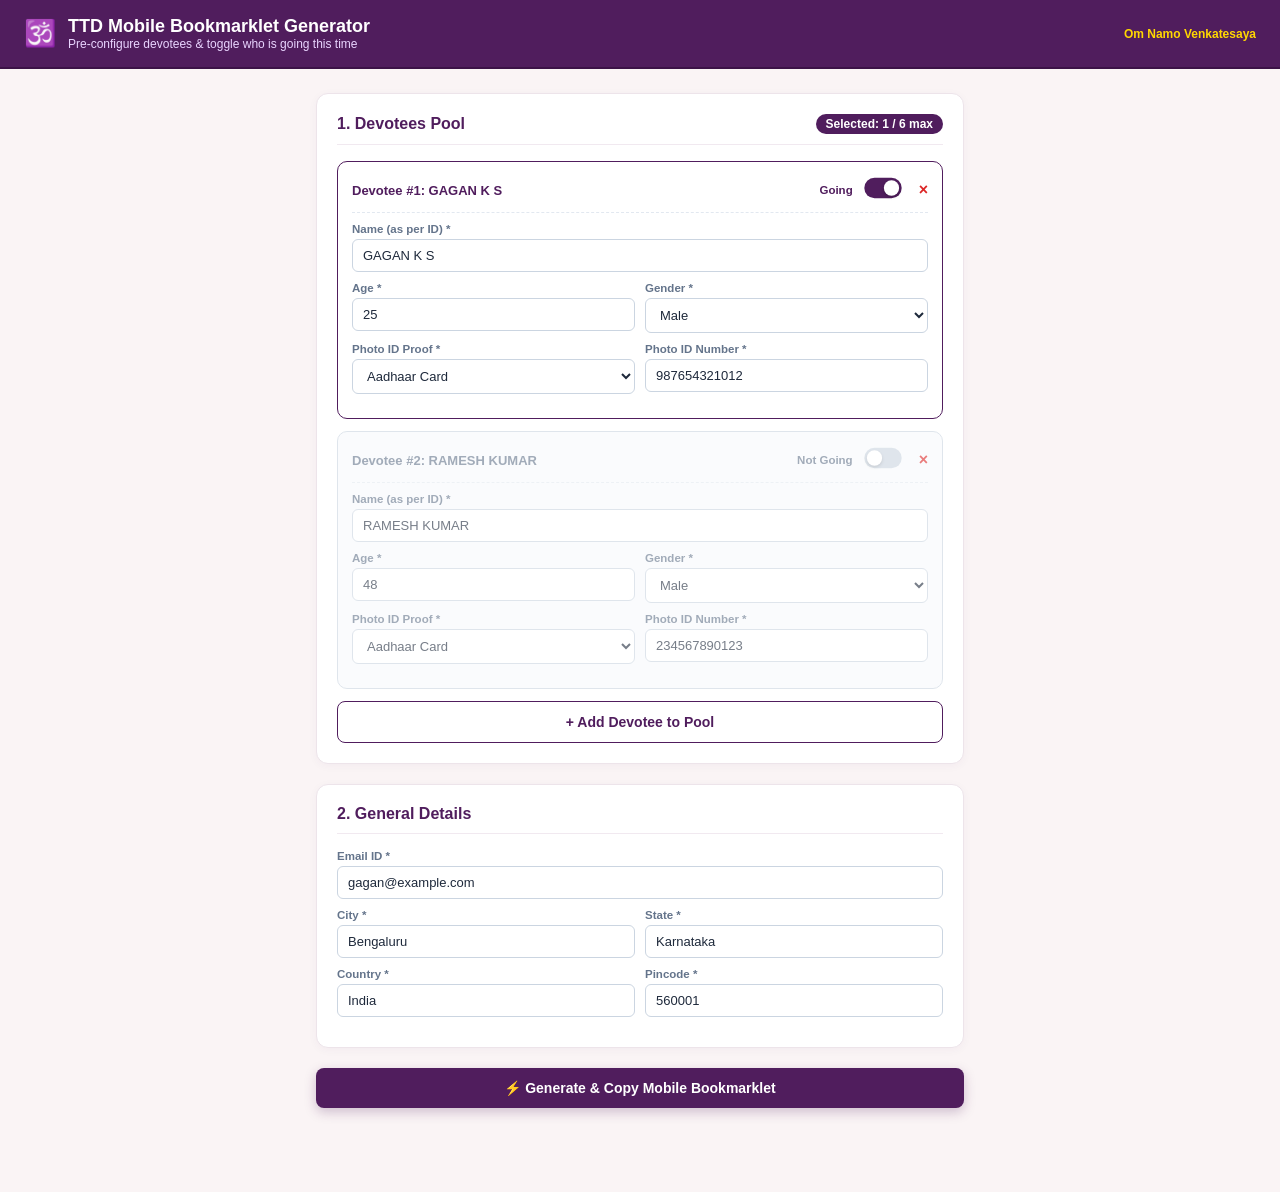
<file: bookmarklet/generator.html>
<!DOCTYPE html>
<html lang="en">
<head>
  <meta charset="UTF-8">
  <meta name="viewport" content="width=device-width, initial-scale=1.0">
  <title>TTD Mobile Bookmarklet Generator</title>
  <style>
    * { box-sizing: border-box; margin: 0; padding: 0; }
    body {
      background: #faf4f5;
      color: #233443;
      font-family: -apple-system, BlinkMacSystemFont, "Segoe UI", Roboto, sans-serif;
      padding-bottom: 60px;
    }
    .ttd-header {
      background: #501d5d;
      color: #fff;
      padding: 16px 24px;
      display: flex;
      justify-content: space-between;
      align-items: center;
      border-bottom: 2px solid #3c1247;
    }
    .brand-wrap {
      display: flex;
      align-items: center;
      gap: 12px;
    }
    .brand-wrap h1 {
      font-size: 18px;
      font-weight: 700;
    }
    .brand-wrap p {
      font-size: 12px;
      color: #e9d5ff;
    }
    .container {
      max-width: 680px;
      margin: 24px auto;
      padding: 0 16px;
    }
    .card {
      background: #ffffff;
      border: 1px solid #ede4ea;
      border-radius: 12px;
      padding: 20px;
      margin-bottom: 20px;
      box-shadow: 0 2px 10px rgba(80, 29, 93, 0.04);
    }
    .card-header-bar {
      display: flex;
      justify-content: space-between;
      align-items: center;
      margin-bottom: 16px;
      padding-bottom: 10px;
      border-bottom: 1px solid #f1e9f0;
    }
    .card-title {
      font-size: 16px;
      color: #501d5d;
      font-weight: 700;
    }
    .quota-badge {
      background: #501d5d;
      color: #fff;
      font-size: 12px;
      font-weight: 700;
      padding: 3px 10px;
      border-radius: 12px;
    }
    .devotee-box {
      background: #ffffff;
      border: 1.5px solid #e2d9e1;
      border-radius: 10px;
      padding: 14px;
      margin-bottom: 12px;
      transition: all 0.2s;
    }
    .devotee-box.active-traveler {
      border-color: #501d5d;
      background: #fff;
    }
    .devotee-box.inactive-traveler {
      opacity: 0.6;
      background: #f8fafc;
      border-color: #cbd5e1;
    }
    .d-top-row {
      display: flex;
      justify-content: space-between;
      align-items: center;
      margin-bottom: 10px;
      padding-bottom: 8px;
      border-bottom: 1px dashed #e2e8f0;
    }
    /* Switch */
    .switch {
      position: relative;
      display: inline-block;
      width: 44px;
      height: 24px;
    }
    .switch input { opacity: 0; width: 0; height: 0; }
    .slider {
      position: absolute; cursor: pointer;
      top: 0; left: 0; right: 0; bottom: 0;
      background-color: #cbd5e1;
      transition: 0.25s;
    }
    .slider:before {
      position: absolute; content: "";
      height: 18px; width: 18px;
      left: 3px; bottom: 3px;
      background-color: white;
      transition: 0.25s;
      box-shadow: 0 2px 4px rgba(0,0,0,0.2);
    }
    input:checked + .slider { background-color: #501d5d; }
    input:checked + .slider:before { transform: translateX(20px); }
    .slider.round { border-radius: 24px; }
    .slider.round:before { border-radius: 50%; }

    .form-group {
      margin-bottom: 10px;
    }
    label {
      display: block;
      font-size: 11.5px;
      font-weight: 600;
      color: #64748b;
      margin-bottom: 4px;
    }
    input, select {
      width: 100%;
      background: #ffffff;
      border: 1px solid #cbd5e1;
      color: #1e293b;
      padding: 8px 10px;
      border-radius: 6px;
      font-size: 13px;
      outline: none;
    }
    input:focus, select:focus {
      border-color: #501d5d;
    }
    .grid-2 {
      display: grid;
      grid-template-columns: 1fr 1fr;
      gap: 10px;
    }
    .btn {
      width: 100%;
      padding: 12px 18px;
      border-radius: 8px;
      font-weight: 700;
      font-size: 14px;
      cursor: pointer;
      border: none;
      transition: all 0.15s;
      display: flex;
      align-items: center;
      justify-content: center;
      gap: 8px;
    }
    .btn-primary {
      background: #501d5d;
      color: #fff;
      box-shadow: 0 4px 12px rgba(80, 29, 93, 0.25);
    }
    .btn-primary:hover {
      background: #6a257c;
    }
    .btn-secondary {
      background: #ffffff;
      color: #501d5d;
      border: 1.5px solid #501d5d;
      margin-top: 8px;
    }
    .btn-secondary:hover {
      background: #faf4f5;
    }
    .instructions-card {
      background: #fdf4ff;
      border-left: 4px solid #501d5d;
      padding: 14px 16px;
      border-radius: 6px;
      font-size: 12.5px;
      line-height: 1.6;
      color: #334155;
      margin-top: 16px;
    }
    .instructions-card ol {
      margin-left: 20px;
      margin-top: 6px;
    }
    code {
      background: #ffffff;
      border: 1px solid #cbd5e1;
      color: #501d5d;
      padding: 2px 6px;
      border-radius: 4px;
      font-weight: 600;
    }
    textarea {
      width: 100%;
      height: 80px;
      background: #f8fafc;
      border: 1px solid #cbd5e1;
      color: #334155;
      font-family: monospace;
      font-size: 11px;
      padding: 8px;
      border-radius: 6px;
      margin-top: 10px;
    }
  </style>
</head>
<body>

  <div class="ttd-header">
    <div class="brand-wrap">
      <span style="font-size: 26px;">🕉️</span>
      <div>
        <h1>TTD Mobile Bookmarklet Generator</h1>
        <p>Pre-configure devotees & toggle who is going this time</p>
      </div>
    </div>
    <div style="font-size: 12px; font-weight: 700; color: #ffd700;">
      Om Namo Venkatesaya
    </div>
  </div>

  <div class="container">
    <div class="card">
      <div class="card-header-bar">
        <span class="card-title">1. Devotees Pool</span>
        <span class="quota-badge" id="quota-display">Selected: 1 / 6 max</span>
      </div>

      <div id="devotee-list-wrap"></div>
      <button class="btn btn-secondary" id="btn-add-d">+ Add Devotee to Pool</button>
    </div>

    <div class="card">
      <div class="card-header-bar">
        <span class="card-title">2. General Details</span>
      </div>
      <div class="form-group">
        <label>Email ID *</label>
        <input type="email" id="email" value="gagan@example.com">
      </div>
      <div class="grid-2">
        <div class="form-group">
          <label>City *</label>
          <input type="text" id="city" value="Bengaluru">
        </div>
        <div class="form-group">
          <label>State *</label>
          <input type="text" id="state" value="Karnataka">
        </div>
      </div>
      <div class="grid-2">
        <div class="form-group">
          <label>Country *</label>
          <input type="text" id="country" value="India">
        </div>
        <div class="form-group">
          <label>Pincode *</label>
          <input type="text" maxlength="6" id="pincode" value="560001">
        </div>
      </div>
    </div>

    <button class="btn btn-primary" id="btn-generate">⚡ Generate & Copy Mobile Bookmarklet</button>

    <div id="output-box" style="display: none;">
      <div class="instructions-card">
        <b>🎉 Bookmarklet Ready for Active Devotees!</b>
        <ol>
          <li>Open <b>Chrome</b> or <b>Safari</b> on your phone. Bookmark any webpage.</li>
          <li>Edit that bookmark, name it <code>⚡ TTD FastFill</code>, and replace the URL with the generated code.</li>
          <li>On booking day, open TTD on your phone. When on the devotee page, tap your bookmark and it fills in <b>0.2s</b>!</li>
        </ol>
      </div>
      <textarea id="output-code" readonly></textarea>
    </div>
  </div>

  <script>
    let devotees = JSON.parse(localStorage.getItem('ttd_mobile_devotees')) || [
      { name: 'GAGAN K S', age: '25', gender: 'Male', idType: 'Aadhaar Card', idNumber: '987654321012', active: true },
      { name: 'RAMESH KUMAR', age: '48', gender: 'Male', idType: 'Aadhaar Card', idNumber: '234567890123', active: false }
    ];

    function saveLocal() {
      localStorage.setItem('ttd_mobile_devotees', JSON.stringify(devotees));
    }

    function renderDevotees() {
      saveLocal();
      const wrap = document.getElementById('devotee-list-wrap');
      wrap.innerHTML = '';

      const activeCount = devotees.filter(d => d.active !== false).length;
      document.getElementById('quota-display').textContent = `Selected: ${activeCount} / 6 max`;

      devotees.forEach((d, idx) => {
        const isGoing = d.active !== false;
        const box = document.createElement('div');
        box.className = `devotee-box ${isGoing ? 'active-traveler' : 'inactive-traveler'}`;
        box.innerHTML = `
          <div class="d-top-row">
            <b style="color: ${isGoing ? '#501d5d' : '#64748b'}; font-size: 13px;">Devotee #${idx + 1}: ${d.name || 'Unnamed'}</b>
            <div style="display:flex; align-items:center; gap:8px;">
              <span style="font-size:11.5px; font-weight:700; color:${isGoing ? '#501d5d' : '#64748b'};">
                ${isGoing ? 'Going' : 'Not Going'}
              </span>
              <label class="switch" style="transform: scale(0.85);">
                <input type="checkbox" onchange="toggleDevotee(${idx}, this.checked)" ${isGoing ? 'checked' : ''}>
                <span class="slider round"></span>
              </label>
              ${devotees.length > 1 ? `<span style="color:#dc2626; cursor:pointer; font-weight:bold; margin-left:6px;" onclick="removeDevotee(${idx})">×</span>` : ''}
            </div>
          </div>

          <div class="form-group">
            <label>Name (as per ID) *</label>
            <input type="text" value="${d.name}" oninput="devotees[${idx}].name=this.value.toUpperCase()">
          </div>

          <div class="grid-2">
            <div class="form-group">
              <label>Age *</label>
              <input type="number" value="${d.age}" oninput="devotees[${idx}].age=this.value">
            </div>
            <div class="form-group">
              <label>Gender *</label>
              <select onchange="devotees[${idx}].gender=this.value">
                <option value="Male" ${d.gender === 'Male' ? 'selected' : ''}>Male</option>
                <option value="Female" ${d.gender === 'Female' ? 'selected' : ''}>Female</option>
                <option value="Transgender" ${d.gender === 'Transgender' ? 'selected' : ''}>Transgender</option>
              </select>
            </div>
          </div>

          <div class="grid-2">
            <div class="form-group">
              <label>Photo ID Proof *</label>
              <select onchange="devotees[${idx}].idType=this.value">
                <option value="Aadhaar Card" ${d.idType === 'Aadhaar Card' ? 'selected' : ''}>Aadhaar Card</option>
                <option value="Voter ID" ${d.idType === 'Voter ID' ? 'selected' : ''}>Voter ID</option>
                <option value="Passport" ${d.idType === 'Passport' ? 'selected' : ''}>Passport</option>
              </select>
            </div>
            <div class="form-group">
              <label>Photo ID Number *</label>
              <input type="text" value="${d.idNumber}" oninput="devotees[${idx}].idNumber=this.value">
            </div>
          </div>
        `;
        wrap.appendChild(box);
      });
    }

    function toggleDevotee(idx, val) {
      const activeCount = devotees.filter(d => d.active !== false).length;
      if (val && activeCount >= 6) {
        alert('⚠️ TTD allows a maximum of 6 tickets per booking. You cannot select more than 6 devotees at once.');
        renderDevotees();
        return;
      }
      devotees[idx].active = val;
      renderDevotees();
    }

    function removeDevotee(idx) {
      devotees.splice(idx, 1);
      renderDevotees();
    }

    document.getElementById('btn-add-d').addEventListener('click', () => {
      const activeCount = devotees.filter(d => d.active !== false).length;
      devotees.push({
        name: '',
        age: '',
        gender: 'Male',
        idType: 'Aadhaar Card',
        idNumber: '',
        active: activeCount < 6
      });
      renderDevotees();
    });

    document.getElementById('btn-generate').addEventListener('click', async () => {
      const activeOnly = devotees.filter(d => d.active !== false);
      if (activeOnly.length === 0) {
        alert('⚠️ Please toggle at least 1 devotee to "Going" before generating.');
        return;
      }

      const general = {
        email: document.getElementById('email').value.trim(),
        city: document.getElementById('city').value.trim(),
        state: document.getElementById('state').value.trim(),
        country: document.getElementById('country').value.trim(),
        pincode: document.getElementById('pincode').value.trim()
      };

      const payload = { pilgrims: activeOnly, general };

      const code = `javascript:(async function(){
const data=${JSON.stringify(payload)};
function setVal(el,v){
  if(!el)return;
  el.focus();
  const s=Object.getOwnPropertyDescriptor(HTMLInputElement.prototype,'value')?.set;
  if(s){s.call(el,v);}else{el.value=v;}
  el.dispatchEvent(new Event('input',{bubbles:true}));
  el.dispatchEvent(new Event('change',{bubbles:true}));
  el.dispatchEvent(new Event('blur',{bubbles:true}));
}
function sleep(ms){return new Promise(r=>setTimeout(r,ms));}
console.log('⚡ TTD FastFill starting...');
const names=document.querySelectorAll('input[name="fname"]');
const ages=document.querySelectorAll('input[name="age"]');
const genders=document.querySelectorAll('input[name="gender"]');
const idTypes=document.querySelectorAll('input[name="photoIdType"]');
for(let i=0;i<data.pilgrims.length;i++){
  const p=data.pilgrims[i];
  if(names[i])setVal(names[i],p.name);
  if(ages[i])setVal(ages[i],p.age);
  if(genders[i]){
    genders[i].click();
    await sleep(100);
    const m=Array.from(document.querySelectorAll('li')).find(li=>(li.innerText||'').trim().toLowerCase()===p.gender.toLowerCase());
    if(m)m.click();
    await sleep(100);
  }
  if(idTypes[i]){
    idTypes[i].click();
    await sleep(100);
    const id=Array.from(document.querySelectorAll('li')).find(li=>(li.innerText||'').toLowerCase().includes(p.idType.toLowerCase().slice(0,4)));
    if(id)id.click();
    await sleep(120);
  }
  const idNums=document.querySelectorAll('input[name="idProofNumber"]');
  if(idNums[i])setVal(idNums[i],p.idNumber);
}
if(data.general){
  setVal(document.querySelector('input[name="emailId"]'),data.general.email);
  setVal(document.querySelector('input[name="city"]'),data.general.city);
  setVal(document.querySelector('input[name="state"]'),data.general.state);
  setVal(document.querySelector('input[name="country"]'),data.general.country||'India');
  setVal(document.querySelector('input[name="pincode"]'),data.general.pincode);
}
document.querySelectorAll('input[type="checkbox"]').forEach(c=>{if(!c.checked)c.click();});
alert('✅ [TTD FastFill] Filled '+data.pilgrims.length+' Devotee(s) & Address!');
})();`;

      document.getElementById('output-code').value = code;
      document.getElementById('output-box').style.display = 'block';

      try {
        await navigator.clipboard.writeText(code);
        alert(`✅ Copied to clipboard! Generated bookmarklet for ${activeOnly.length} devotee(s).`);
      } catch (e) {
        alert(`Generated for ${activeOnly.length} devotee(s)! Please copy from the box below.`);
      }
    });

    renderDevotees();
  </script>
</body>
</html>
</file>
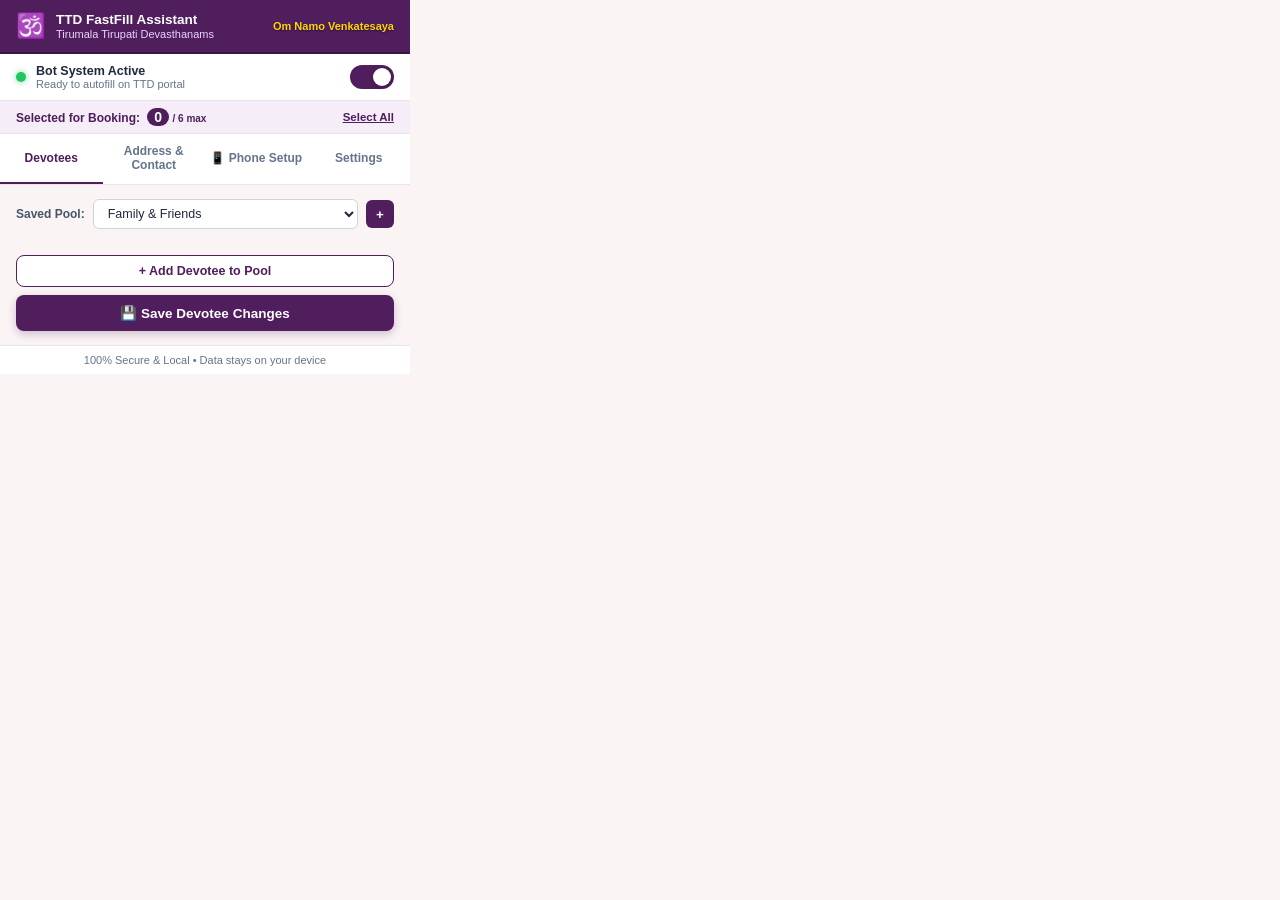
<file: extension/popup.html>
<!DOCTYPE html>
<html lang="en">
<head>
  <meta charset="UTF-8">
  <meta name="viewport" content="width=device-width, initial-scale=1.0">
  <title>TTD FastFill Assistant</title>
  <link rel="stylesheet" href="popup.css">
</head>
<body>
  <!-- TTD Official Style Header -->
  <div class="ttd-header">
    <div class="ttd-header-brand">
      <div class="ttd-emblem">🕉️</div>
      <div class="ttd-header-titles">
        <span class="main-title">TTD FastFill Assistant</span>
        <span class="eng-title">Tirumala Tirupati Devasthanams</span>
      </div>
    </div>
    <div class="ttd-slogan">Om Namo Venkatesaya</div>
  </div>

  <!-- Master Bot Switch Bar -->
  <div class="master-switch-bar">
    <div class="master-status-info">
      <span class="status-indicator" id="master-indicator"></span>
      <div>
        <b id="master-status-text">Bot System Active</b>
        <small id="master-subtext">Ready to autofill on TTD portal</small>
      </div>
    </div>
    <label class="switch">
      <input type="checkbox" id="master-bot-toggle" checked>
      <span class="slider round"></span>
    </label>
  </div>

  <!-- Quota & Selection Summary Pill -->
  <div class="selection-summary-bar">
    <div class="quota-pill">
      <span>Selected for Booking:</span>
      <b id="active-devotee-count">0</b> <small>/ 6 max</small>
    </div>
    <button class="btn-text-action" id="btn-select-all">Select All</button>
  </div>

  <!-- Navigation Tabs -->
  <div class="ttd-tabs">
    <button class="tab-btn active" data-tab="devotees">Devotees</button>
    <button class="tab-btn" data-tab="general">Address & Contact</button>
    <button class="tab-btn" data-tab="phone">📱 Phone Setup</button>
    <button class="tab-btn" data-tab="settings">Settings</button>
  </div>

  <!-- TAB 1: DEVOTEES -->
  <div class="tab-content active" id="tab-devotees">
    <div class="profile-row">
      <label>Saved Pool:</label>
      <select id="profile-select">
        <option value="default">Family & Friends</option>
      </select>
      <button class="btn-icon" id="btn-add-profile" title="Create New Group">+</button>
    </div>

    <div class="devotee-list" id="devotee-container">
      <!-- Injected dynamically -->
    </div>

    <div class="action-buttons">
      <button class="btn-secondary" id="btn-add-devotee">+ Add Devotee to Pool</button>
      <button class="btn-primary" id="btn-save-devotees">💾 Save Devotee Changes</button>
    </div>
  </div>

  <!-- TAB 2: GENERAL DETAILS -->
  <div class="tab-content" id="tab-general">
    <div class="card-inner">
      <div class="form-group">
        <label>Email ID *</label>
        <input type="email" id="gen-email" placeholder="example@gmail.com" class="ttd-input">
      </div>
      <div class="form-grid-2">
        <div class="form-group">
          <label>City *</label>
          <input type="text" id="gen-city" placeholder="Bengaluru" class="ttd-input">
        </div>
        <div class="form-group">
          <label>State *</label>
          <input type="text" id="gen-state" placeholder="Karnataka" class="ttd-input">
        </div>
      </div>
      <div class="form-grid-2">
        <div class="form-group">
          <label>Country *</label>
          <input type="text" id="gen-country" value="India" class="ttd-input">
        </div>
        <div class="form-group">
          <label>Pincode *</label>
          <input type="text" maxlength="6" id="gen-pincode" placeholder="560001" class="ttd-input">
        </div>
      </div>
      <button class="btn-primary" id="btn-save-general">💾 Save Contact Details</button>
    </div>
  </div>

  <!-- TAB 3: PHONE / MOBILE BOOKMARKLET -->
  <div class="tab-content" id="tab-phone">
    <div class="card-inner">
      <h3 class="card-subtitle">📱 1-Click Mobile Bookmarklet</h3>
      <p class="card-desc">
        Use standard <b>Chrome</b> on Android or <b>Safari</b> on iPhone without downloading apps! 
        Only the <b>"Going this time"</b> devotees will be included.
      </p>

      <button class="btn-primary" id="btn-copy-bookmarklet">📋 Copy 1-Click Mobile Bookmarklet</button>
      <div id="bookmarklet-copied-msg" class="success-banner" style="display:none;">
        ✅ Copied to clipboard! Save as a bookmark on your phone.
      </div>

      <div class="phone-steps">
        <b>Phone Setup in 3 Steps:</b>
        <ol>
          <li>Open Chrome or Safari on your phone. Bookmark any page.</li>
          <li>Edit the bookmark: name it <code>⚡ TTD FastFill</code>, and paste the copied snippet into the URL.</li>
          <li>When on TTD's devotee page, tap your bookmark to fill in 0.2s!</li>
        </ol>
      </div>
    </div>
  </div>

  <!-- TAB 4: SETTINGS -->
  <div class="tab-content" id="tab-settings">
    <div class="card-inner">
      <div class="checkbox-line">
        <input type="checkbox" id="set-auto-check" checked>
        <label for="set-auto-check">Auto-check Rules & Regulations Checkbox</label>
      </div>
      <div class="checkbox-line">
        <input type="checkbox" id="set-auto-continue">
        <label for="set-auto-continue">Auto-click "Continue" after filling</label>
      </div>
    </div>
  </div>

  <div class="ttd-footer">
    <span id="footer-status">100% Secure & Local • Data stays on your device</span>
  </div>

  <script src="popup.js"></script>
</body>
</html>
</file>
<file: extension/popup.css>
* {
  box-sizing: border-box;
  margin: 0;
  padding: 0;
}

body {
  width: 410px;
  background: #faf4f5;
  color: #233443;
  font-family: -apple-system, BlinkMacSystemFont, "Segoe UI", Roboto, Helvetica, Arial, sans-serif;
  font-size: 13px;
}

/* TTD Official Header */
.ttd-header {
  background: #501d5d;
  color: #ffffff;
  padding: 12px 16px;
  display: flex;
  align-items: center;
  justify-content: space-between;
  border-bottom: 2px solid #3c1247;
}

.ttd-header-brand {
  display: flex;
  align-items: center;
  gap: 10px;
}

.ttd-emblem {
  font-size: 24px;
}

.ttd-header-titles {
  display: flex;
  flex-direction: column;
}

.main-title {
  font-size: 13.5px;
  font-weight: 700;
  color: #ffffff;
  line-height: 1.2;
}

.eng-title {
  font-size: 11px;
  color: #e9d5ff;
  font-weight: 500;
}

.ttd-slogan {
  font-size: 11px;
  font-weight: 700;
  color: #ffd700;
  text-shadow: 0 1px 2px rgba(0,0,0,0.4);
}

/* Master Switch Bar */
.master-switch-bar {
  background: #ffffff;
  border-bottom: 1px solid #ede4ea;
  padding: 10px 16px;
  display: flex;
  justify-content: space-between;
  align-items: center;
}

.master-status-info {
  display: flex;
  align-items: center;
  gap: 10px;
}

.status-indicator {
  width: 10px;
  height: 10px;
  border-radius: 50%;
  background: #22c55e;
  box-shadow: 0 0 6px rgba(34, 197, 94, 0.6);
  transition: all 0.2s;
}

.status-indicator.disabled {
  background: #94a3b8;
  box-shadow: none;
}

.master-status-info b {
  display: block;
  font-size: 12.5px;
  color: #1e293b;
}

.master-status-info small {
  font-size: 11px;
  color: #64748b;
  display: block;
}

/* Toggle Switch Styles */
.switch {
  position: relative;
  display: inline-block;
  width: 44px;
  height: 24px;
}

.switch input {
  opacity: 0;
  width: 0;
  height: 0;
}

.slider {
  position: absolute;
  cursor: pointer;
  top: 0; left: 0; right: 0; bottom: 0;
  background-color: #cbd5e1;
  transition: 0.25s;
}

.slider:before {
  position: absolute;
  content: "";
  height: 18px;
  width: 18px;
  left: 3px;
  bottom: 3px;
  background-color: white;
  transition: 0.25s;
  box-shadow: 0 2px 4px rgba(0,0,0,0.2);
}

input:checked + .slider {
  background-color: #501d5d;
}

input:checked + .slider:before {
  transform: translateX(20px);
}

.slider.round {
  border-radius: 24px;
}

.slider.round:before {
  border-radius: 50%;
}

/* Quota & Summary Bar */
.selection-summary-bar {
  background: #f5edf7;
  border-bottom: 1px solid #ebdfee;
  padding: 8px 16px;
  display: flex;
  justify-content: space-between;
  align-items: center;
}

.quota-pill {
  font-size: 12px;
  color: #501d5d;
  font-weight: 600;
}

.quota-pill b {
  font-size: 14px;
  background: #501d5d;
  color: #ffffff;
  padding: 1px 7px;
  border-radius: 12px;
  margin-left: 4px;
}

.btn-text-action {
  background: transparent;
  border: none;
  color: #501d5d;
  font-weight: 700;
  font-size: 11.5px;
  cursor: pointer;
  text-decoration: underline;
}

/* Tabs */
.ttd-tabs {
  display: flex;
  background: #ffffff;
  border-bottom: 1px solid #ede4ea;
}

.tab-btn {
  flex: 1;
  padding: 10px 4px;
  background: transparent;
  border: none;
  border-bottom: 2px solid transparent;
  color: #64748b;
  font-size: 12px;
  font-weight: 600;
  cursor: pointer;
  transition: all 0.15s ease;
}

.tab-btn:hover {
  color: #501d5d;
}

.tab-btn.active {
  color: #501d5d;
  border-bottom-color: #501d5d;
  font-weight: 700;
}

/* Tab Content */
.tab-content {
  display: none;
  padding: 14px 16px;
  max-height: 460px;
  overflow-y: auto;
}

.tab-content.active {
  display: block;
}

.profile-row {
  display: flex;
  align-items: center;
  gap: 8px;
  margin-bottom: 12px;
}

.profile-row label {
  font-size: 12px;
  font-weight: 600;
  color: #475569;
}

.profile-row select {
  flex: 1;
  background: #ffffff;
  border: 1px solid #cbd5e1;
  padding: 6px 10px;
  border-radius: 6px;
  font-size: 12.5px;
  color: #1e293b;
  outline: none;
}

.btn-icon {
  background: #501d5d;
  color: #ffffff;
  border: none;
  border-radius: 6px;
  width: 28px;
  height: 28px;
  font-weight: bold;
  cursor: pointer;
  display: flex;
  align-items: center;
  justify-content: center;
}

/* Devotee Cards */
.devotee-list {
  display: flex;
  flex-direction: column;
  gap: 12px;
  margin-bottom: 14px;
}

.devotee-card {
  background: #ffffff;
  border: 1.5px solid #e2d9e1;
  border-radius: 10px;
  padding: 12px 14px;
  box-shadow: 0 2px 6px rgba(80, 29, 93, 0.04);
  transition: all 0.2s ease;
}

.devotee-card.active-traveler {
  border-color: #501d5d;
  background: #ffffff;
  box-shadow: 0 3px 10px rgba(80, 29, 93, 0.08);
}

.devotee-card.inactive-traveler {
  opacity: 0.6;
  background: #f8fafc;
  border-color: #cbd5e1;
}

.card-top-bar {
  display: flex;
  justify-content: space-between;
  align-items: center;
  padding-bottom: 8px;
  margin-bottom: 10px;
  border-bottom: 1px dashed #e2e8f0;
}

.devotee-title-group {
  display: flex;
  align-items: center;
  gap: 8px;
}

.devotee-badge {
  background: #501d5d;
  color: #ffffff;
  font-size: 11px;
  font-weight: 700;
  padding: 2px 6px;
  border-radius: 4px;
}

.devotee-card.inactive-traveler .devotee-badge {
  background: #94a3b8;
}

.traveler-toggle-wrap {
  display: flex;
  align-items: center;
  gap: 8px;
  font-size: 11.5px;
  font-weight: 700;
  color: #501d5d;
}

.devotee-card.inactive-traveler .traveler-toggle-wrap {
  color: #64748b;
}

.btn-remove-d {
  background: transparent;
  border: none;
  color: #dc2626;
  cursor: pointer;
  font-size: 16px;
  padding-left: 6px;
}

/* Forms */
.form-group {
  margin-bottom: 8px;
}

.form-group label {
  display: block;
  font-size: 11px;
  font-weight: 600;
  color: #64748b;
  margin-bottom: 3px;
}

.ttd-input {
  width: 100%;
  background: #ffffff;
  border: 1px solid #cbd5e1;
  color: #1e293b;
  padding: 7px 10px;
  border-radius: 6px;
  font-size: 12.5px;
  outline: none;
  transition: border-color 0.15s;
}

.ttd-input:focus {
  border-color: #501d5d;
}

.form-grid-2 {
  display: grid;
  grid-template-columns: 1fr 1fr;
  gap: 8px;
}

/* Buttons */
.action-buttons {
  display: flex;
  flex-direction: column;
  gap: 8px;
  margin-top: 10px;
}

.btn-primary {
  width: 100%;
  background: #501d5d;
  color: #ffffff;
  border: none;
  border-radius: 8px;
  padding: 10px 14px;
  font-weight: 700;
  font-size: 13.5px;
  cursor: pointer;
  box-shadow: 0 3px 8px rgba(80, 29, 93, 0.25);
  transition: all 0.15s;
}

.btn-primary:hover {
  background: #6a257c;
  transform: translateY(-1px);
}

.btn-secondary {
  width: 100%;
  background: #ffffff;
  color: #501d5d;
  border: 1.5px solid #501d5d;
  border-radius: 8px;
  padding: 8px 14px;
  font-weight: 700;
  font-size: 12.5px;
  cursor: pointer;
  transition: all 0.15s;
}

.btn-secondary:hover {
  background: #fdf4ff;
}

.card-inner {
  background: #ffffff;
  border: 1px solid #ede4ea;
  border-radius: 10px;
  padding: 16px;
}

.card-subtitle {
  font-size: 14px;
  color: #501d5d;
  margin-bottom: 6px;
  font-weight: 700;
}

.card-desc {
  font-size: 12px;
  color: #64748b;
  line-height: 1.5;
  margin-bottom: 14px;
}

.phone-steps {
  background: #faf4f5;
  border-left: 3px solid #501d5d;
  padding: 12px;
  border-radius: 6px;
  font-size: 11.5px;
  line-height: 1.6;
  margin-top: 14px;
  color: #334155;
}

.phone-steps ol {
  margin-left: 18px;
  margin-top: 6px;
}

.phone-steps code {
  background: #ffffff;
  border: 1px solid #cbd5e1;
  color: #501d5d;
  padding: 1px 5px;
  border-radius: 4px;
  font-weight: 600;
}

.success-banner {
  background: #dcfce7;
  border: 1px solid #86efac;
  color: #166534;
  padding: 8px 12px;
  border-radius: 6px;
  font-size: 12px;
  font-weight: 600;
  margin-top: 10px;
}

.checkbox-line {
  display: flex;
  align-items: center;
  gap: 8px;
  margin-bottom: 10px;
  font-size: 12.5px;
  color: #334155;
}

.divider {
  border: none;
  border-top: 1px solid #e2e8f0;
  margin: 14px 0;
}

.ttd-footer {
  background: #ffffff;
  border-top: 1px solid #ede4ea;
  padding: 8px 16px;
  font-size: 11px;
  color: #64748b;
  text-align: center;
}
</file>
